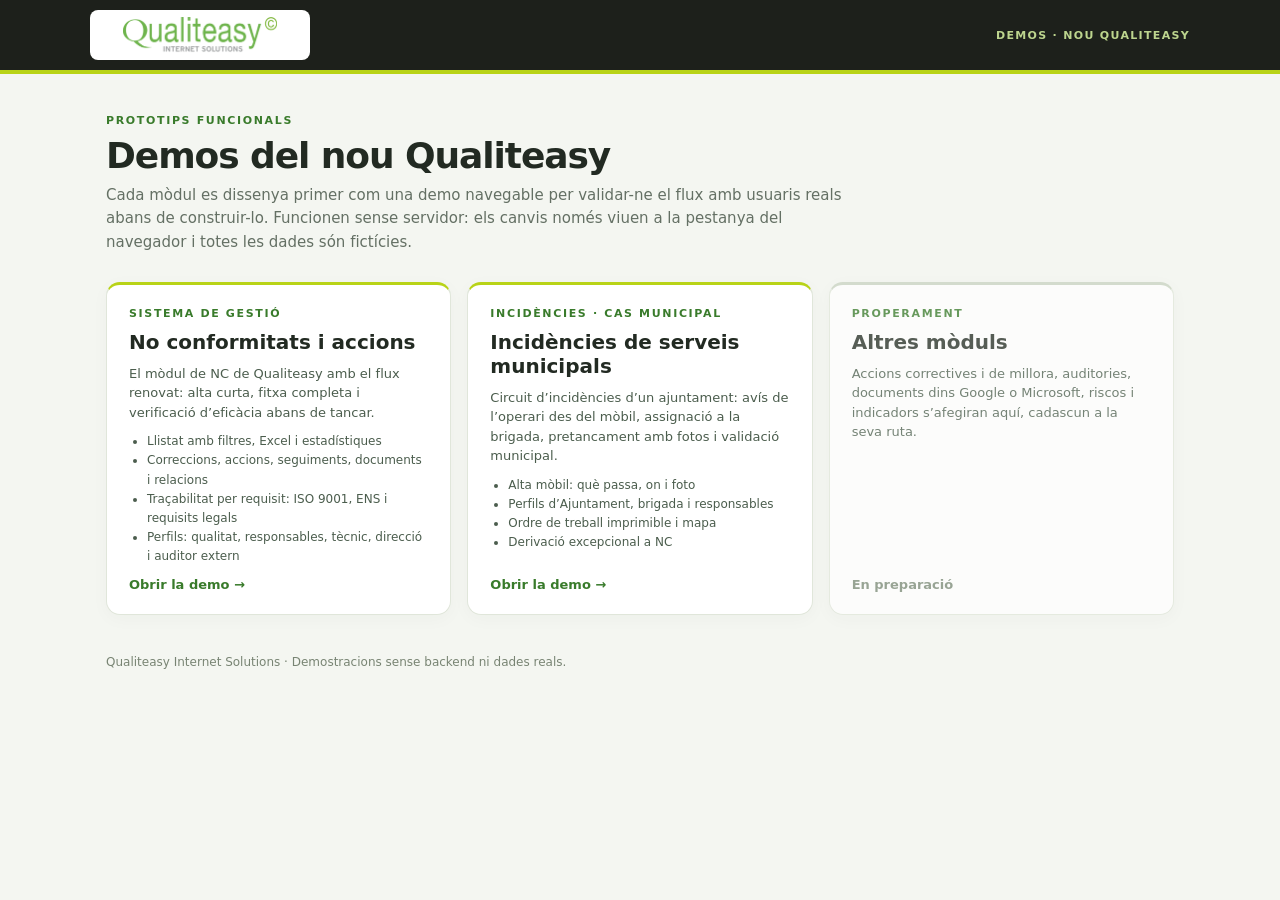
<file: index.html>
<!doctype html>
<html lang="ca"><head><meta charset="utf-8"><meta name="viewport" content="width=device-width,initial-scale=1"><meta name="theme-color" content="#1d201b"><title>Demos · Qualiteasy</title>
<style>
:root{font-family:Inter,system-ui,-apple-system,"Segoe UI",sans-serif;color:#222a22;background:#f4f6f1;--ink:#1d201b;--green:#397b2b;--lime:#b8d317;--line:#e0e6da;--muted:#647064}
*{box-sizing:border-box}body{margin:0;background:#f4f6f1}
header{background:var(--ink);border-bottom:4px solid var(--lime);padding:10px max(16px,calc((100vw - 1100px)/2));display:flex;align-items:center;justify-content:space-between;gap:16px}
.logo{display:flex;align-items:center;width:220px;height:50px;padding:7px 10px;background:#fff;border-radius:8px}.logo img{width:100%;height:100%;object-fit:contain}
.env{color:#bdd58e;font-size:11px;letter-spacing:.12em;font-weight:750}
main{max-width:1100px;margin:auto;padding:40px 16px}
.eyebrow{color:var(--green);font-size:11px;font-weight:800;letter-spacing:.15em}
h1{font-size:36px;letter-spacing:-.03em;margin:8px 0}
.intro{color:var(--muted);font-size:15px;line-height:1.55;max-width:760px;margin:0 0 28px}
.cards{display:grid;grid-template-columns:repeat(auto-fit,minmax(300px,1fr));gap:16px}
.card{background:white;border:1px solid var(--line);border-top:3px solid var(--lime);border-radius:14px;padding:22px;display:flex;flex-direction:column;gap:10px;text-decoration:none;color:inherit;box-shadow:0 4px 18px #20301b08}
.card:hover,.card:focus{border-color:#a8ca67;outline:none;box-shadow:0 6px 24px #20301b14}
.card h2{font-size:20px;margin:0}.card p{margin:0;font-size:13px;line-height:1.5;color:#4b5d4d}
.card ul{margin:0;padding-left:18px;font-size:12px;line-height:1.6;color:#4b5d4d}
.open{margin-top:auto;font-weight:750;color:var(--green);font-size:13px}
.soon{border-top-color:#c9d3c1;opacity:.75}.soon .open{color:#7a8976}
footer{max-width:1100px;margin:0 auto;padding:0 16px 32px;font-size:12px;color:#788473}
@media(max-width:520px){h1{font-size:28px}.logo{width:170px;height:42px}.env{font-size:9px}}
</style></head>
<body>
<header><span class="logo"><img src="./assets/qualiteasy-logo.png" alt="Qualiteasy"></span><span class="env">DEMOS · NOU QUALITEASY</span></header>
<main>
  <div class="eyebrow">PROTOTIPS FUNCIONALS</div>
  <h1>Demos del nou Qualiteasy</h1>
  <p class="intro">Cada mòdul es dissenya primer com una demo navegable per validar-ne el flux amb usuaris reals abans de construir-lo. Funcionen sense servidor: els canvis només viuen a la pestanya del navegador i totes les dades són fictícies.</p>
  <div class="cards">
    <a class="card" href="./no-conformitats/">
      <div class="eyebrow">SISTEMA DE GESTIÓ</div>
      <h2>No conformitats i accions</h2>
      <p>El mòdul de NC de Qualiteasy amb el flux renovat: alta curta, fitxa completa i verificació d’eficàcia abans de tancar.</p>
      <ul><li>Llistat amb filtres, Excel i estadístiques</li><li>Correccions, accions, seguiments, documents i relacions</li><li>Traçabilitat per requisit: ISO 9001, ENS i requisits legals</li><li>Perfils: qualitat, responsables, tècnic, direcció i auditor extern</li></ul>
      <span class="open">Obrir la demo →</span>
    </a>
    <a class="card" href="./incidents/">
      <div class="eyebrow">INCIDÈNCIES · CAS MUNICIPAL</div>
      <h2>Incidències de serveis municipals</h2>
      <p>Circuit d’incidències d’un ajuntament: avís de l’operari des del mòbil, assignació a la brigada, pretancament amb fotos i validació municipal.</p>
      <ul><li>Alta mòbil: què passa, on i foto</li><li>Perfils d’Ajuntament, brigada i responsables</li><li>Ordre de treball imprimible i mapa</li><li>Derivació excepcional a NC</li></ul>
      <span class="open">Obrir la demo →</span>
    </a>
    <div class="card soon">
      <div class="eyebrow">PROPERAMENT</div>
      <h2>Altres mòduls</h2>
      <p>Accions correctives i de millora, auditories, documents dins Google o Microsoft, riscos i indicadors s’afegiran aquí, cadascun a la seva ruta.</p>
      <span class="open">En preparació</span>
    </div>
  </div>
</main>
<footer>Qualiteasy Internet Solutions · Demostracions sense backend ni dades reals.</footer>
</body></html>
</file>
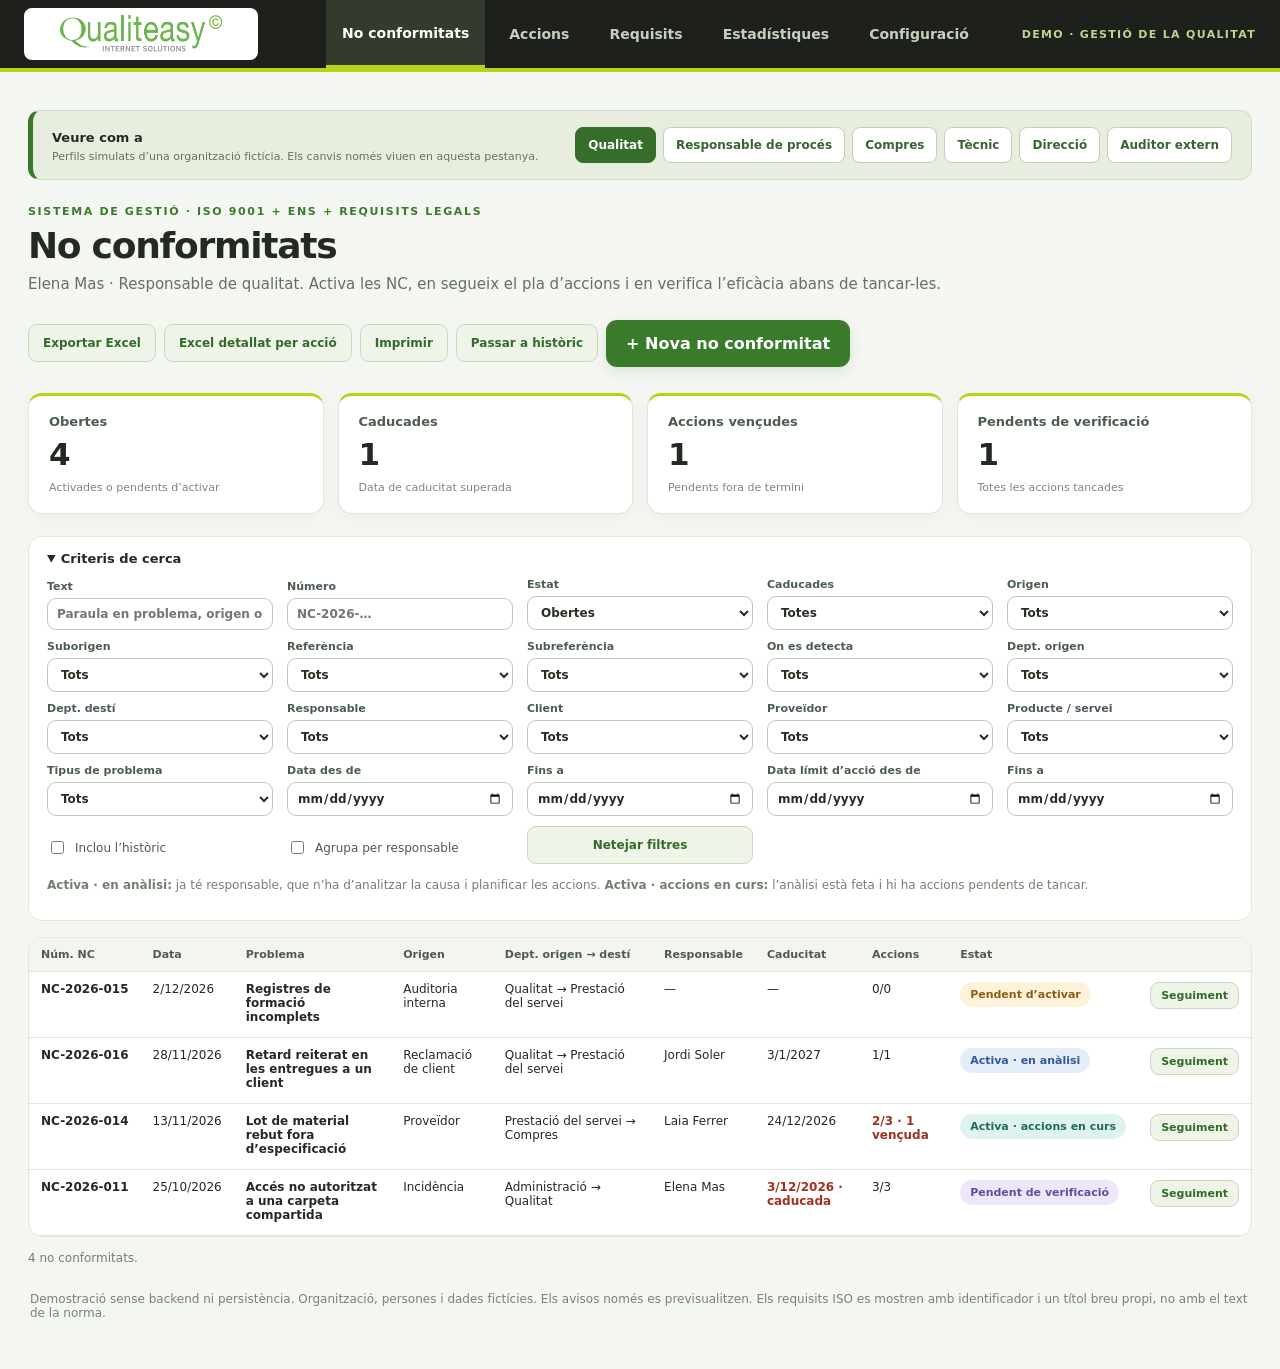
<file: no-conformitats/index.html>
<!doctype html>
<html lang="ca"><head><meta charset="utf-8"><meta name="viewport" content="width=device-width,initial-scale=1"><meta name="theme-color" content="#1d201b"><title>No conformitats · Qualiteasy</title><link rel="stylesheet" href="./base.css"><link rel="stylesheet" href="./qualitat.css"></head>
<body>
<header class="topbar"><a class="brand" href="./"><span class="brand-logo-wrap"><img class="brand-logo" src="./assets/qualiteasy-logo.png" alt="Qualiteasy"></span></a><nav id="nav"><button class="nav-link" type="button" data-go="list">No conformitats</button><button class="nav-link" type="button" data-go="actions">Accions</button><button class="nav-link" type="button" data-go="reqs">Requisits</button><button class="nav-link" type="button" data-go="stats">Estadístiques</button><button class="nav-link" type="button" data-go="config">Configuració</button></nav><span class="env">DEMO · GESTIÓ DE LA QUALITAT</span></header>
<main>
<section class="role-bar no-print" aria-label="Perfils de demostració"><div><strong>Veure com a</strong><p>Perfils simulats d’una organització fictícia. Els canvis només viuen en aquesta pestanya.</p></div><div class="role-switch" id="roles"></div></section>
<nav class="mobile-nav no-print" id="mobile-nav"></nav>

<section id="view-list" class="view">
  <section class="heading"><div><div class="eyebrow">SISTEMA DE GESTIÓ · ISO 9001 + ENS + REQUISITS LEGALS</div><h1>No conformitats</h1><p id="role-intro"></p></div>
    <div class="heading-actions no-print"><button class="secondary" type="button" id="export-csv">Exportar Excel</button><button class="secondary" type="button" id="export-detail">Excel detallat per acció</button><button class="secondary" type="button" data-print>Imprimir</button><button class="secondary" type="button" id="open-historic">Passar a històric</button><button class="primary" type="button" id="new-nc">+ Nova no conformitat</button></div></section>
  <section class="stats" aria-label="Resum"><div class="stat"><span>Obertes</span><strong id="count-open">—</strong><small>Activades o pendents d’activar</small></div><div class="stat"><span>Caducades</span><strong id="count-expired">—</strong><small>Data de caducitat superada</small></div><div class="stat"><span>Accions vençudes</span><strong id="count-overdue">—</strong><small>Pendents fora de termini</small></div><div class="stat"><span>Pendents de verificació</span><strong id="count-verify">—</strong><small>Totes les accions tancades</small></div></section>
  <details class="filters no-print" open><summary>Criteris de cerca</summary><form id="filters" class="filter-grid">
    <label>Text<input name="text" placeholder="Paraula en problema, origen o referència"></label>
    <label>Número<input name="number" placeholder="NC-2026-…"></label>
    <label>Estat<select name="state"><option value="open">Obertes</option><option value="">Totes</option><option value="registrada">Pendents d’activar</option><option value="activa">Actives (totes)</option><option value="analisi">Activa · en anàlisi</option><option value="accions">Activa · accions en curs</option><option value="verificacio">Pendents de verificació</option><option value="tancada">Tancades</option><option value="desestimada">Desestimades</option></select></label>
    <label>Caducades<select name="expired"><option value="">Totes</option><option value="yes">Només caducades</option><option value="no">No caducades</option></select></label>
    <label>Origen<select name="origin" data-cat="origins"></select></label>
    <label>Suborigen<select name="suborigin" data-cat="suborigins"></select></label>
    <label>Referència<select name="reference" data-cat="references"></select></label>
    <label>Subreferència<select name="subreference" data-cat="subreferences"></select></label>
    <label>On es detecta<select name="location" data-cat="locations"></select></label>
    <label>Dept. origen<select name="dept_origin" data-cat="departments"></select></label>
    <label>Dept. destí<select name="dept_target" data-cat="departments"></select></label>
    <label>Responsable<select name="owner_id" data-cat="people"></select></label>
    <label>Client<select name="client" data-cat="clients"></select></label>
    <label>Proveïdor<select name="supplier" data-cat="suppliers"></select></label>
    <label>Producte / servei<select name="product" data-cat="products"></select></label>
    <label>Tipus de problema<select name="phase" data-cat="phases"></select></label>
    <label>Data des de<input type="date" name="from"></label>
    <label>Fins a<input type="date" name="to"></label>
    <label>Data límit d’acció des de<input type="date" name="action_from"></label>
    <label>Fins a<input type="date" name="action_to"></label>
    <label class="check"><input type="checkbox" name="historic"> Inclou l’històric</label>
    <label class="check"><input type="checkbox" name="group"> Agrupa per responsable</label>
    <button class="secondary" type="reset">Netejar filtres</button>
  </form><p class="hint"><b>Activa · en anàlisi:</b> ja té responsable, que n’ha d’analitzar la causa i planificar les accions. <b>Activa · accions en curs:</b> l’anàlisi està feta i hi ha accions pendents de tancar.</p></details>
  <div class="table-wrap"><table class="grid" id="nc-table"><thead><tr><th>Núm. NC</th><th>Data</th><th>Problema</th><th>Origen</th><th>Dept. origen → destí</th><th>Responsable</th><th>Caducitat</th><th>Accions</th><th>Estat</th><th class="no-print"></th></tr></thead><tbody></tbody></table></div>
  <p class="hint" id="list-count"></p>
</section>

<section id="view-nc" class="view" hidden></section>

<section id="view-actions" class="view" hidden>
  <section class="heading"><div><div class="eyebrow">CORRECCIONS I ACCIONS</div><h1>Accions de les no conformitats</h1><p>Cada acció pertany a una NC. Per crear-ne una, obre la NC i prem «+ Acció»: hi tries si és una correcció immediata, una correctiva o una preventiva.</p></div><div class="heading-actions no-print"><button class="secondary" type="button" data-print>Imprimir</button></div></section>
  <form id="action-filters" class="filter-row no-print"><label>Text<input name="text" placeholder="NC, problema o acció"></label><label>Responsable<select name="owner" data-cat="people"></select></label><label>Tipus<select name="type" data-cat="actionTypes"></select></label><label>Data límit des de<input type="date" name="from"></label><label>Fins a<input type="date" name="to"></label><label class="check"><input type="checkbox" name="pending" checked> Només pendents</label><label class="check"><input type="checkbox" name="mine"> Només les meves</label><label class="check"><input type="checkbox" name="overdue"> Només vençudes</label><label class="check"><input type="checkbox" name="group"> Agrupa per responsable</label><button class="secondary" type="reset">Netejar filtres</button></form>
  <div class="table-wrap"><table class="grid" id="action-table"><thead><tr><th>NC</th><th>Ordre</th><th>Tipus</th><th>Acció</th><th>Responsables</th><th>Data límit</th><th>Tancament</th><th>Estat</th></tr></thead><tbody></tbody></table></div>
</section>

<section id="view-reqs" class="view" hidden>
  <section class="heading"><div><div class="eyebrow">TRAÇABILITAT</div><h1>Requisits i marcs</h1><p>Quines no conformitats afecten cada requisit d’ISO 9001, de l’ENS i legal.</p></div></section>
  <section class="workarea"><div class="left-panel"><div id="req-list" class="incident-list"></div></div><div class="detail-panel" id="req-detail"></div></section>
</section>

<section id="view-stats" class="view" hidden>
  <section class="heading"><div><div class="eyebrow">ESTADÍSTIQUES</div><h1>Estadístiques de no conformitats</h1><p>Resum per període. Equivalent a les estadístiques de Web35, amb indicadors d’eficàcia afegits.</p></div><div class="heading-actions no-print"><button class="secondary" type="button" id="stats-csv">Exportar Excel</button><button class="secondary" type="button" data-print>Imprimir</button><button class="primary" type="button" id="stats-rd">Afegir a la revisió per la direcció</button></div></section>
  <form id="stats-filters" class="filter-row no-print"><label>Des de<input type="date" name="from"></label><label>Fins a<input type="date" name="to"></label><label class="check"><input type="checkbox" name="historic" checked> Inclou l’històric</label></form>
  <section class="stats" id="stats-cards"></section>
  <div class="stats-grid" id="stats-tables"></div>
  <p class="hint" id="stats-status" role="status"></p>
</section>

<section id="view-config" class="view" hidden>
  <section class="heading"><div><div class="eyebrow">QUALITAT</div><h1>Configuració del mòdul</h1><p>Cada client configura el mòdul sense canviar el codi. Són els paràmetres que avui Web35 té a la configuració de cada instal·lació.</p></div></section>
  <form id="config-form" class="config-box"></form>
  <section class="config-box"><h3>Catàlegs configurables per client</h3><p class="hint">Dades de les taules laterals que fa servir el mòdul. La data de la dreta és la de baixa: a partir d’aquell dia el valor no surt a les altes ni a les edicions, però les NC que ja el tenen el conserven. Si un origen o una referència no té fills actius, el camp de suborigen o subreferència no surt a la fitxa. Les altes de valors es mantindran des del back-office.</p><div id="config-catalogs" class="config-catalogs"></div></section>
</section>

<footer>Demostració sense backend ni persistència. Organització, persones i dades fictícies. Els avisos només es previsualitzen. Els requisits ISO es mostren amb identificador i un títol breu propi, no amb el text de la norma.</footer>
</main>

<dialog id="new-dialog"><form id="new-form"><div class="dialog-head"><div><div class="eyebrow">ALTA</div><h2>Nova no conformitat</h2></div><button class="icon" type="button" data-close aria-label="Tanca">×</button></div><p class="dialog-intro">Només el que cal per registrar-la. Qualitat l’activarà i la fitxa es completarà després.</p><label for="new-title">Resum del problema</label><input id="new-title" required minlength="5" maxlength="150"><label for="new-description">Problema detectat</label><textarea id="new-description" required maxlength="2000" rows="3"></textarea><div class="form-grid"><div><label for="new-origin">Origen</label><select id="new-origin" required></select></div><div><label for="new-suborigin" id="new-suborigin-label">Suborigen</label><select id="new-suborigin"></select></div><div><label for="new-reference">Referència (opcional)</label><select id="new-reference"></select></div><div><label for="new-subreference">Subreferència (opcional)</label><select id="new-subreference"></select></div><div><label for="new-ref">Detall de l’origen (opcional)</label><input id="new-ref" maxlength="100" placeholder="Ex. Auditoria 2026 · troballa 4"></div><div><label for="new-process">Procés afectat (opcional)</label><select id="new-process"></select></div><div><label for="new-target">Departament destí</label><select id="new-target"></select></div><div><label for="new-date">Data de detecció</label><input id="new-date" type="date" required></div></div><fieldset class="req-picker"><legend>On es detecta</legend><div id="new-locations" class="check-cols"></div></fieldset><label for="new-cause" id="new-cause-label">Causa, si es coneix</label><textarea id="new-cause" maxlength="1000" rows="2"></textarea><label for="new-correction">Acció immediata ja feta (correcció, opcional)</label><textarea id="new-correction" maxlength="1000" rows="2" placeholder="Ex. Producte apartat i etiquetat"></textarea><label for="new-files">Fotos o documents (fins a 4)</label><input id="new-files" type="file" accept="image/jpeg,image/png,image/webp,application/pdf" multiple><button class="primary wide" type="submit">Registrar no conformitat</button><p role="status" aria-live="polite"></p></form></dialog>

<dialog id="edit-dialog"><form id="edit-form"><div class="dialog-head"><div><div class="eyebrow">FITXA</div><h2>Editar la no conformitat</h2></div><button class="icon" type="button" data-close aria-label="Tanca">×</button></div><div id="edit-fields"></div><button class="primary wide" type="submit">Desar la fitxa</button><p role="status" aria-live="polite"></p></form></dialog>

<dialog id="accept-dialog"><form id="accept-form"><div class="dialog-head"><div><div class="eyebrow">QUALITAT</div><h2>Activar o desestimar</h2></div><button class="icon" type="button" data-close aria-label="Tanca">×</button></div><p class="dialog-intro">En activar-la, la NC passa a ser responsabilitat d’algú, amb data de caducitat. Si no és una NC, desestima-la amb el motiu.</p><div class="form-grid"><div><label for="accept-owner">Responsable de la NC</label><select id="accept-owner"></select></div><div><label for="accept-due">Data de caducitat</label><input id="accept-due" type="date"></div><div><label for="accept-analysis">Anàlisi abans del</label><input id="accept-analysis" type="date"></div><div><label for="accept-verifier">Responsable de verificació</label><select id="accept-verifier"></select></div><div><label for="accept-closer">Responsable de tancament</label><select id="accept-closer"></select></div></div><fieldset class="req-picker"><legend>Requisits afectats</legend><div id="accept-reqs"></div></fieldset><label for="dismiss-reason">Motiu per desestimar (només si no és una NC)</label><textarea id="dismiss-reason" maxlength="1000" rows="2"></textarea><div class="dialog-actions"><button class="secondary" type="submit" value="dismiss">Desestimar</button><button class="primary" type="submit" value="accept">Activar i assignar</button></div><p role="status" aria-live="polite"></p></form></dialog>

<dialog id="analysis-dialog"><form id="analysis-form"><div class="dialog-head"><div><div class="eyebrow">ANÀLISI</div><h2>Causa i pla d’accions</h2></div><button class="icon" type="button" data-close aria-label="Tanca">×</button></div><p class="dialog-intro">Per què ha passat, si pot passar en altres llocs, i quines accions n’eliminen la causa.</p><label for="an-root">Causa</label><textarea id="an-root" required maxlength="2000" rows="3" placeholder="Per què ha passat? (els 5 perquès)"></textarea><div class="form-grid"><div><label for="an-cause">Causa primària (opcional)</label><select id="an-cause"></select></div><div><label for="an-verify">Verificar l’eficàcia al cap de</label><select id="an-verify"><option value="30">30 dies</option><option value="60" selected>60 dies</option><option value="90">90 dies</option></select></div></div><fieldset class="req-picker"><legend>Requisits afectats</legend><div id="an-reqs"></div></fieldset><h3 class="plan-title">Accions noves</h3><p class="hint" id="an-existing"></p><div id="an-actions"></div><button class="primary wide" type="submit">Desar l’anàlisi i activar les accions</button><p role="status" aria-live="polite"></p></form></dialog>

<dialog id="action-dialog"><form id="action-form"><div class="dialog-head"><div><div class="eyebrow">ACCIÓ</div><h2 id="action-title">Nova acció</h2></div><button class="icon" type="button" data-close aria-label="Tanca">×</button></div><div class="form-grid"><div><label for="act-type">Tipus</label><select id="act-type"></select></div><div><label for="act-order">Ordre</label><input id="act-order" type="number" min="1" max="99"></div></div><p class="hint" id="act-hint" hidden>Mentre la NC està pendent d’activar només s’hi poden registrar correccions immediates. Les accions correctives i preventives es planifiquen un cop activada.</p><label for="act-text">Acció</label><textarea id="act-text" required maxlength="1000" rows="3"></textarea><div class="form-grid"><div><label for="act-owner">Responsable</label><select id="act-owner"></select></div><div><label for="act-owner2">Segon responsable (opcional)</label><select id="act-owner2"></select></div><div><label for="act-due">Data límit</label><input id="act-due" type="date" required></div></div><button class="primary wide" type="submit">Desar l’acció</button><p role="status" aria-live="polite"></p></form></dialog>

<dialog id="followup-dialog"><form id="followup-form"><div class="dialog-head"><div><div class="eyebrow">SEGUIMENT</div><h2 id="followup-title">Nou seguiment</h2></div><button class="icon" type="button" data-close aria-label="Tanca">×</button></div><p class="dialog-intro" id="followup-target"></p><label for="followup-text">Seguiment</label><textarea id="followup-text" required maxlength="2000" rows="4"></textarea><label for="followup-files">Documents (fins a 3)</label><input id="followup-files" type="file" accept="image/jpeg,image/png,image/webp,application/pdf" multiple><label class="check" id="followup-done-label"><input type="checkbox" id="followup-done"> Tancar l’acció (tancament parcial de la NC)</label><button class="primary wide" type="submit">Desar el seguiment</button><p role="status" aria-live="polite"></p></form></dialog>

<dialog id="docs-dialog"><form id="docs-form"><div class="dialog-head"><div><div class="eyebrow">DOCUMENTS</div><h2>Afegir documents annexos</h2></div><button class="icon" type="button" data-close aria-label="Tanca">×</button></div><label for="docs-files">Fitxers (fins a 5)</label><input id="docs-files" type="file" required multiple><button class="primary wide" type="submit">Afegir</button><p role="status" aria-live="polite"></p></form></dialog>

<dialog id="link-dialog"><form id="link-form"><div class="dialog-head"><div><div class="eyebrow">RELACIONS</div><h2>Relacionar o crear un registre</h2></div><button class="icon" type="button" data-close aria-label="Tanca">×</button></div><p class="dialog-intro">Vincula la NC amb una acció correctiva/preventiva, una acció de millora, una incidència o una auditoria, o crea’n una de nova des d’aquí.</p><div class="segmented"><label><input type="radio" name="link-mode" value="existing" checked> Relacionar un registre existent</label><label><input type="radio" name="link-mode" value="create"> Crear-ne un de nou</label></div><label for="link-type">Tipus</label><select id="link-type"></select><div id="link-existing"><label for="link-ref">Registre</label><select id="link-ref"></select></div><div id="link-create" hidden><label for="link-new-title">Títol del registre nou</label><input id="link-new-title" maxlength="150"></div><button class="primary wide" type="submit">Desar la relació</button><p role="status" aria-live="polite"></p></form></dialog>

<dialog id="notify-dialog"><form id="notify-form"><div class="dialog-head"><div><div class="eyebrow">NOTIFICACIÓ</div><h2>Enviar notificació</h2></div><button class="icon" type="button" data-close aria-label="Tanca">×</button></div><fieldset class="req-picker"><legend>S’enviarà notificació a</legend><div id="notify-groups"></div></fieldset><label for="notify-external">Destinataris externs (opcional)</label><input id="notify-external" type="email" multiple maxlength="500" placeholder="proveidor@exemple.com, altre@exemple.com"><p class="hint">Proveïdors o externs sense usuari al Qualiteasy. Rebran el comunicat per correu, sense accés a l’aplicació.</p><label for="notify-subject">Assumpte</label><input id="notify-subject" maxlength="150"><label for="notify-message">Missatge</label><textarea id="notify-message" required maxlength="2000" rows="4"></textarea><button class="primary wide" type="submit">Enviar (previsualització)</button><p role="status" aria-live="polite"></p></form></dialog>

<dialog id="verify-dialog"><form id="verify-form"><div class="dialog-head"><div><div class="eyebrow">TANCAMENT</div><h2>Verificar l’eficàcia i tancar</h2></div><button class="icon" type="button" data-close aria-label="Tanca">×</button></div><p class="dialog-intro">Comprova que les accions han eliminat la causa: no s’ha repetit i l’evidència ho demostra. Si no, la NC torna a l’anàlisi.</p><label for="verify-notes">Observacions de la verificació</label><textarea id="verify-notes" required maxlength="2000" rows="3"></textarea><h3 class="plan-title">Tancament</h3><div class="form-grid"><div><label for="verify-date">Data de tancament</label><input id="verify-date" type="date"></div><div><label for="verify-keyword">Paraula clau (opcional)</label><select id="verify-keyword"></select></div></div><label for="verify-reason">Motiu de tancament</label><textarea id="verify-reason" maxlength="1000" rows="2"></textarea><h3 class="plan-title" id="verify-cost-title">Costos de la no qualitat</h3><div id="verify-cost"></div><div class="dialog-actions"><button class="secondary" type="submit" value="no">No eficaç: reobrir</button><button class="primary" type="submit" value="yes">Eficaç: tancar la NC</button></div><p role="status" aria-live="polite"></p></form></dialog>

<dialog id="historic-dialog"><form id="historic-form"><div class="dialog-head"><div><div class="eyebrow">QUALITAT</div><h2>Passar a històric</h2></div><button class="icon" type="button" data-close aria-label="Tanca">×</button></div><p class="dialog-intro">Pas massiu: totes les NC dels estats triats detectades abans de la data. Per passar-ne una sola, obre’n la fitxa i prem «Passar a històric». Surten dels llistats habituals, queden de només lectura i es poden consultar marcant «Inclou l’històric». Les NC obertes no es poden passar.</p><label for="historic-before">NC detectades abans de</label><input id="historic-before" type="date" required><fieldset class="req-picker"><legend>Estats</legend><label class="check"><input type="checkbox" value="tancada" checked> Tancades</label><label class="check"><input type="checkbox" value="desestimada" checked> Desestimades</label></fieldset><div class="dialog-actions"><button class="danger" type="submit" value="purge">Esborrar les històriques anteriors a la data</button><button class="primary" type="submit" value="move">Passar a històric</button></div><p role="status" aria-live="polite"></p></form></dialog>

<dialog id="delete-dialog"><form id="delete-form"><div class="dialog-head"><div><div class="eyebrow">ESBORRAR</div><h2>Esborrar la no conformitat</h2></div><button class="icon" type="button" data-close aria-label="Tanca">×</button></div><p class="dialog-intro">Només per a altes errònies sense accions ni seguiments. Si la NC ja s’ha treballat, desestima-la per conservar-ne la traça.</p><div class="dialog-actions"><button class="secondary" type="button" data-close>Cancel·lar</button><button class="danger" type="submit">Esborrar definitivament</button></div><p role="status" aria-live="polite"></p></form></dialog>

<script src="./store.js" defer></script><script src="./app.js" defer></script></body></html>
</file>
<file: no-conformitats/base.css>
:root{font-family:Inter,system-ui,-apple-system,"Segoe UI",sans-serif;color:#222a22;background:#f4f6f1;--ink:#1d201b;--green:#397b2b;--lime:#b8d317;--line:#e0e6da;--muted:#647064}*{box-sizing:border-box}body{margin:0}button,input,select,textarea{font:inherit}button{cursor:pointer}a{color:inherit}.topbar{height:72px;background:var(--ink);color:white;display:flex;align-items:center;gap:32px;padding:0 max(24px,calc((100vw - 1440px)/2));border-bottom:4px solid var(--lime)}.brand{text-decoration:none;display:flex;align-items:center;gap:10px;min-width:270px}.brand-mark{border:2px solid var(--lime);border-radius:10px;color:var(--lime);display:grid;place-items:center;font-weight:800;font-size:26px;width:40px;height:40px}.brand strong{display:block;font-size:18px;letter-spacing:.08em;font-weight:650}.brand small{display:block;font-size:9px;color:#b7d393;letter-spacing:.16em}.topbar nav{display:flex;gap:8px;align-self:stretch}.topbar nav a{display:flex;align-items:center;padding:0 18px;text-decoration:none;color:#c7d0bf;font-size:14px;font-weight:650}.topbar nav .current{color:white;background:#343a2d;border-bottom:3px solid var(--lime)}.env{margin-left:auto;color:#bdd58e;font-size:11px;letter-spacing:.12em;font-weight:750}main{max-width:1440px;margin:auto;padding:38px 28px 24px}.heading{display:flex;align-items:end;justify-content:space-between;gap:24px;margin-bottom:26px}.eyebrow{color:var(--green);font-size:11px;font-weight:800;letter-spacing:.15em}h1{font-size:36px;letter-spacing:-.035em;margin:7px 0 7px}.heading p{color:var(--muted);margin:0;font-size:15px;line-height:1.5}.primary{border:0;border-radius:11px;background:var(--green);color:white;padding:14px 20px;font-weight:750;box-shadow:0 4px 12px #2f742522}.primary:hover{background:#2d6422}.primary:disabled{opacity:.6;cursor:default}.stats{display:grid;grid-template-columns:repeat(4,1fr);gap:14px;margin-bottom:22px}.stat{background:white;border:1px solid var(--line);border-radius:14px;padding:18px 20px;box-shadow:0 4px 18px #20301b08;border-top:3px solid var(--lime)}.stat span{display:block;font-size:13px;color:#4b5d4d;font-weight:650}.stat strong{display:block;font-size:31px;line-height:1.15;margin:8px 0 4px}.stat small{font-size:11px;color:#7a8976}.workarea{display:grid;grid-template-columns:minmax(350px,470px) minmax(0,1fr);gap:18px;align-items:start}.left-panel,.detail-panel{background:white;border:1px solid var(--line);border-radius:17px;box-shadow:0 8px 26px #1a32180b;overflow:hidden;min-height:620px}.panel-title{padding:22px 22px 15px}.panel-title h2,.detail-panel h2{font-size:19px;margin:0 0 5px}.panel-title p{font-size:12px;color:var(--muted);margin:0}.tabs{display:flex;gap:6px;padding:0 18px 12px;border-bottom:1px solid var(--line)}.tab{border:0;background:transparent;padding:9px 12px;color:#667461;font-size:12px;font-weight:700;border-radius:8px}.tab.selected{background:#e7f0db;color:#28681e}.incident-list{max-height:750px;overflow:auto}.incident-card{width:100%;border:0;border-bottom:1px solid var(--line);display:grid;grid-template-columns:88px 1fr;gap:14px;padding:16px 19px;background:white;text-align:left}.incident-card:hover,.incident-card.selected{background:#f7faef}.incident-card.selected{box-shadow:inset 4px 0 var(--green)}.thumb{width:88px;height:79px;object-fit:cover;border-radius:9px;background:#eaf0e5}.thumb-placeholder{display:grid;place-items:center;color:#789374;font-size:22px}.incident-meta{display:flex;justify-content:space-between;gap:8px;color:#718070;font-size:11px;font-weight:700}.incident-title{display:block;font-size:14px;font-weight:760;line-height:1.32;margin:6px 0;max-height:38px;overflow:hidden}.incident-location{display:block;font-size:12px;color:#6b7a69;white-space:nowrap;overflow:hidden;text-overflow:ellipsis}.pill{display:inline-flex;align-items:center;border-radius:999px;background:#eaf0e5;color:#356b2b;font-size:11px;font-weight:760;padding:6px 10px}.pill.review{background:#fff2db;color:#8d5d12}.pill.work{background:#e5edf9;color:#325a98}.pill.validation{background:#ece7fa;color:#694b9d}.pill.closed{background:#e7ece7;color:#56655a}.pill.nc{background:#fbe9d9;color:#9a4e17}.loading,.empty{color:#72806f;padding:40px;text-align:center}.detail-head{padding:24px 26px 18px;display:flex;gap:15px;justify-content:space-between}.detail-head .eyebrow{margin-bottom:7px}.detail-head h2{font-size:23px;line-height:1.25;margin:0 0 8px}.detail-sub{color:#6f7c6d;font-size:12px}.detail-head .badge-stack{display:flex;flex-direction:column;gap:6px;align-items:flex-end;min-width:max-content}.hero-photo{width:100%;max-height:275px;object-fit:cover;display:block;cursor:zoom-in}.photo-box{position:relative;background:#e9eee5}.photo-box .synthetic-label{position:absolute;bottom:14px;left:16px;background:#1e241ecb;color:white;padding:8px 11px;border-radius:7px;font-size:11px;font-weight:700}.photo-empty{min-height:150px;display:grid;place-items:center;color:#70816c}.detail-body{padding:21px 26px 27px}.detail-grid{display:grid;grid-template-columns:1fr 1fr;gap:16px;margin-bottom:18px}.info{background:#f8faf5;border:1px solid var(--line);border-radius:10px;padding:13px}.info small{display:block;color:#788674;font-size:11px;margin-bottom:5px}.info strong{font-size:13px;line-height:1.35}.map-title{display:flex;justify-content:space-between;align-items:center;margin:20px 0 9px}.map-title h3{font-size:15px;margin:0}.map-title a{font-size:12px;color:var(--green);font-weight:700}.map-frame{width:100%;height:220px;border:1px solid var(--line);border-radius:10px}.map-empty{background:#f3f6ef;border:1px dashed #bdc9b4;border-radius:10px;padding:24px;color:#6c7b68;font-size:13px}.map-note{font-size:11px;color:#74816f;line-height:1.45;margin:7px 0 0}.actions{border-top:1px solid var(--line);margin-top:23px;padding-top:19px;display:flex;align-items:center;gap:12px;flex-wrap:wrap}.secondary{background:#eef4e8;color:#336b29;border:1px solid #c8d9bf;border-radius:9px;padding:11px 14px;font-size:12px;font-weight:750;text-decoration:none}.actions .explain{font-size:11px;line-height:1.4;color:#768172;flex:1;min-width:160px}footer{font-size:12px;color:#788473;margin:25px 2px}footer a{color:var(--green)}dialog{border:1px solid var(--line);border-radius:16px;padding:0;box-shadow:0 30px 90px #14200d55;max-width:520px;width:calc(100vw - 24px)}dialog::backdrop{background:#1520139e}dialog form{padding:26px}.dialog-head{display:flex;justify-content:space-between;align-items:start}.dialog-head h2{font-size:26px;margin:3px 0 0}.icon{border:0;background:#edf3e9;border-radius:8px;font-size:26px;width:35px;height:35px}.dialog-intro,.hint{color:#72816f;font-size:12px;line-height:1.5}label{display:block;font-size:13px;font-weight:730;margin:17px 0 7px}input:not([type=file]),select,textarea{width:100%;border:1px solid #bcc9b7;border-radius:9px;padding:11px;background:white;color:#253022}input:focus,select:focus,textarea:focus{outline:2px solid #a8ca67;border-color:#659450}.wide{width:100%;margin-top:22px}.suggestions{border:1px solid var(--line);border-radius:8px}.suggestions button{display:block;width:100%;background:white;border:0;border-bottom:1px solid var(--line);padding:10px;text-align:left;font-size:12px}.suggestions button:hover{background:#edf5e6}#form-status{min-height:18px;font-size:12px;color:#336b29}.photo-dialog{max-width:min(95vw,1300px);width:auto;background:#182017;color:white;padding:12px}.photo-dialog img{display:block;max-width:90vw;max-height:82vh;object-fit:contain}.photo-dialog p{font-size:12px;color:#d3ddc9}.photo-close{display:block;margin:0 0 9px auto;background:#344031;color:white;border:0;padding:7px 11px;border-radius:8px}@media(max-width:900px){.workarea{grid-template-columns:1fr}.left-panel,.detail-panel{min-height:0}.incident-list{max-height:440px}.stats{grid-template-columns:repeat(2,1fr)}.topbar{padding:0 18px}.brand{min-width:auto}.topbar nav{display:none}}@media(max-width:520px){main{padding:23px 14px}.heading{align-items:start;flex-direction:column}h1{font-size:29px}.stats{gap:8px}.stat{padding:13px}.stat strong{font-size:25px}.env{font-size:9px}.detail-head,.detail-body{padding-left:18px;padding-right:18px}.detail-grid{grid-template-columns:1fr}.brand strong{font-size:14px}.brand small{font-size:7px}}

.map-canvas{position:relative;width:100%;height:225px;overflow:hidden;border:1px solid var(--line);border-radius:10px;background:#e6eee3}.map-tile{position:absolute;width:256px;height:256px;max-width:none}.map-marker{position:absolute;left:50%;top:50%;width:20px;height:20px;background:#4d9b31;border:4px solid white;box-shadow:0 2px 8px #0009;border-radius:50%;transform:translate(-50%,-50%);z-index:2}.map-attribution{position:absolute;right:5px;bottom:4px;background:#ffffffe8;padding:2px 5px;border-radius:3px;font-size:10px;color:#263d24;z-index:3}

/* Flux municipal per perfils i ordres de treball de la demostració. */
.role-bar{display:flex;justify-content:space-between;align-items:center;gap:20px;background:#e7eee0;border:1px solid #cedfc4;border-left:5px solid var(--green);border-radius:12px;padding:16px 19px;margin-bottom:25px}.role-bar strong{font-size:13px}.role-bar p{margin:4px 0 0;font-size:11px;color:#62735e}.role-switch{display:flex;gap:7px;flex-wrap:wrap}.role-switch button{border:1px solid #bfd1b6;background:white;color:#376431;border-radius:8px;padding:10px 12px;font-size:12px;font-weight:700}.role-switch button.active{background:#356d2b;color:white;border-color:#356d2b}.flow-steps{display:grid;grid-template-columns:repeat(5,1fr);gap:8px;margin:-3px 0 22px}.flow-steps span{padding:11px 12px;background:#25352a;color:#e9f3df;border-radius:9px;font-size:11px;font-weight:700}.flow-steps span:last-child{background:#ecf3db;color:#42742a}.photo-strip{display:flex;gap:8px;padding:9px;overflow:auto;background:#f5f8f1}.photo-thumb{min-width:100px;max-width:145px;text-align:left;border:1px solid var(--line);background:white;border-radius:7px;padding:4px;font-size:10px;font-weight:700;color:#4d6548}.photo-thumb img{display:block;width:100%;height:60px;object-fit:cover;border-radius:4px;margin-bottom:3px}.workflow-section{border-top:1px solid var(--line);padding-top:19px;margin-top:20px}.workflow-section h3{font-size:14px;margin:0 0 12px;color:#2b5e2a}.workflow-section p{font-size:13px;line-height:1.45}.work-summary{display:grid;grid-template-columns:1fr 1fr;gap:11px}.work-summary .info:first-child{grid-column:1/-1}.attachment-list{margin:0;padding-left:18px;font-size:12px;line-height:1.7;color:#4d6049}.timeline-row{border-left:3px solid #bdd317;padding:0 0 16px 12px;margin-left:4px}.timeline-row strong{font-size:12px;display:block}.timeline-row span{font-size:10px;color:#748070}.timeline-row p{font-size:12px;margin:5px 0 0}.notification-row{border:1px solid #d9e4d3;background:#f7faf4;border-radius:8px;padding:10px 12px;margin-bottom:8px}.notification-row b{display:block;font-size:12px}.notification-row small{display:block;color:#ad5c1d;font-size:10px;font-weight:800;margin:3px 0}.notification-row p{margin:0;font-size:12px}.nc-linked{background:#fdf5e9;border:1px solid #efdcbd;border-radius:9px;padding:12px}.nc-linked strong{color:#8c541d}.nc-linked p{margin:7px 0 0}.form-grid{display:grid;grid-template-columns:1fr 1fr;gap:0 14px}.form-grid label{margin-top:14px}.form-grid input:disabled{background:#edf2e8;color:#586653}.dialog-actions{display:flex;justify-content:flex-end;gap:10px;margin-top:20px}.dialog-actions button{font-size:12px}.dialog-actions .primary{box-shadow:none}#assign-dialog,#preclose-dialog,#validate-dialog,#nc-dialog{max-width:680px;max-height:90vh;overflow:auto}dialog form>p[role=status]{min-height:18px;font-size:12px;color:#336b29}@media(max-width:1050px){.role-bar{align-items:flex-start;flex-direction:column}.flow-steps{grid-template-columns:repeat(3,1fr)}}@media(max-width:520px){.flow-steps{grid-template-columns:repeat(2,1fr)}.role-switch button{flex:1}.form-grid,.work-summary{grid-template-columns:1fr}.work-summary .info:first-child{grid-column:auto}.dialog-actions{flex-direction:column}.dialog-actions button{width:100%}}

/* Logotip corporatiu original, sense símbol ni lema recreats. */
.brand{min-width:270px}.brand-logo-wrap{display:flex;align-items:center;width:234px;height:52px;padding:7px 10px;background:#fff;border-radius:8px}.brand-logo{display:block;width:100%;height:100%;object-fit:contain}@media(max-width:520px){.brand{min-width:0}.brand-logo-wrap{width:190px;height:44px;padding:6px 8px}}
</file>
<file: no-conformitats/qualitat.css>
/* Afegits de la demo de qualitat sobre base.css (copiat de la demo d'Alella). */
.topbar nav .nav-link{display:flex;align-items:center;padding:0 16px;border:0;background:transparent;color:#c7d0bf;font-size:14px;font-weight:650}
.topbar nav .nav-link.current{color:white;background:#343a2d;border-bottom:3px solid var(--lime)}
.mobile-nav{display:none;gap:6px;flex-wrap:wrap;margin:-10px 0 20px}
.heading{flex-wrap:wrap}
.heading-actions{display:flex;gap:8px;flex-wrap:wrap;align-items:center}
.stats{grid-template-columns:repeat(auto-fit,minmax(180px,1fr))}
.pill{white-space:nowrap;line-height:1.2}
.pill.acting{background:#dff3ee;color:#1f6b5a}
.pill.overdue{background:#fbe1dd;color:#a3301f}
.pill.type-correccio{background:#fff2db;color:#8d5d12}.pill.type-correctiva{background:#e5edf9;color:#325a98}.pill.type-preventiva{background:#ece7fa;color:#694b9d}
.secondary.small,.danger.small{padding:6px 10px;font-size:11px}
.danger{background:#fbe9e6;color:#a3301f;border:1px solid #efc6be;border-radius:9px;padding:11px 14px;font-size:12px;font-weight:750}
.text-link{background:none;border:0;color:var(--green);font-weight:700;font-size:12px;padding:4px 0;cursor:pointer}
.mono{font-variant-numeric:tabular-nums;font-weight:700;white-space:nowrap}
.hint{color:#72816f;font-size:12px;line-height:1.5}

/* Filtres i taules */
.filters{background:white;border:1px solid var(--line);border-radius:14px;padding:14px 18px;margin-bottom:16px}
.filters summary{font-weight:750;font-size:13px;cursor:pointer}
.filter-grid{display:grid;grid-template-columns:repeat(auto-fill,minmax(190px,1fr));gap:10px 14px;margin-top:12px;align-items:end}
.filter-grid label,.filter-row label{display:flex;flex-direction:column;gap:5px;margin:0;font-size:11px;font-weight:700;color:#4b5d4d}
.filter-grid label.check,.filter-row label.check{flex-direction:row;align-items:center;font-size:12px}
.filter-grid input,.filter-grid select{padding:8px 9px;font-size:12px}
.filter-row{display:flex;gap:16px;flex-wrap:wrap;align-items:end;margin-bottom:14px}
.filter-row input,.filter-row select{padding:8px 9px;font-size:12px}
.table-wrap{background:white;border:1px solid var(--line);border-radius:14px;overflow:hidden}
table.grid{width:100%;border-collapse:collapse;font-size:12px}
table.grid th{text-align:left;background:#f3f6ef;color:#4b5d4d;font-size:11px;padding:10px 12px;border-bottom:1px solid var(--line);white-space:nowrap}
table.grid td{padding:10px 12px;border-bottom:1px solid var(--line);vertical-align:top}
table.grid tbody tr[tabindex]{cursor:pointer}
table.grid tbody tr[tabindex]:hover,table.grid tbody tr[tabindex]:focus{background:#f7faef;outline:none}
table.grid tr.group td{background:#25352a;color:#e9f3df;font-weight:750;font-size:12px}
table.grid tr.historic{color:#7a8676}
table.grid td b{display:block;margin-bottom:3px}
table.grid td.late{color:#a3301f;font-weight:700}
table.grid td.quick{text-align:right}

/* Fitxa */
.back{margin-bottom:10px}
.nc-head{display:flex;justify-content:space-between;gap:16px;align-items:start;margin-bottom:14px}
.nc-head h1{font-size:30px;margin:6px 0}
.badge-stack{display:flex;flex-direction:column;gap:6px;align-items:flex-end}
.toolbar{position:sticky;top:0;z-index:5;display:flex;flex-wrap:wrap;gap:10px 18px;background:#f4f6f1ee;backdrop-filter:blur(4px);padding:10px 0 12px;border-bottom:1px solid var(--line);margin-bottom:18px}
.tool-group{display:flex;gap:6px;align-items:center;flex-wrap:wrap}
.tool-label{font-size:10px;font-weight:800;letter-spacing:.12em;color:#7a8976;text-transform:uppercase;margin-right:2px}
.toolbar .primary{padding:10px 14px;font-size:12px;box-shadow:none}
.nc-layout{display:grid;grid-template-columns:minmax(0,1fr) 300px;gap:18px;align-items:start}
.nc-main{background:white;border:1px solid var(--line);border-radius:16px;padding:6px 22px 22px}
.nc-main .workflow-section:first-child{border-top:0}
.nc-side{display:flex;flex-direction:column;gap:12px;position:sticky;top:70px}
.side-box{background:white;border:1px solid var(--line);border-radius:14px;padding:14px;display:flex;flex-direction:column;gap:8px}
.side-box>small{font-size:10px;font-weight:800;letter-spacing:.12em;color:var(--green)}
.side-box.step{border-left:4px solid var(--green)}.side-box.step p{margin:0;font-size:13px;line-height:1.45}
.side-box.readonly{background:#eef3fb;border-color:#c9d7ef;color:#325a98;font-size:12px}
.detail-grid.three{grid-template-columns:repeat(3,1fr)}
.sub-title{font-size:13px;margin:16px 0 8px;color:#2b5e2a}
.req-chips{display:flex;flex-wrap:wrap;gap:8px}
.req-chip{display:flex;flex-direction:column;gap:2px;border:1px solid var(--line);border-left:4px solid var(--green);border-radius:8px;padding:8px 11px;background:#f8faf5;font-size:12px}
.req-chip b{font-size:11px;color:#356b2b}
.req-chip.ens{border-left-color:#325a98}.req-chip.ens b{color:#325a98}
.req-chip.legal{border-left-color:#9a4e17}.req-chip.legal b{color:#9a4e17}
.action-row{border:1px solid var(--line);border-radius:10px;padding:12px 14px;margin-bottom:10px;background:white}
.action-row.highlight{border-color:#8fb86a;box-shadow:0 0 0 3px #e3efcf}
.action-head{display:flex;justify-content:space-between;align-items:center;gap:10px;font-size:12px}
.action-tags{display:flex;gap:8px;align-items:center}
.action-row>p{font-size:13px;margin:8px 0 4px}
.action-row>small{display:block;color:var(--muted);font-size:11px;margin-bottom:8px}
.row-actions{display:flex;gap:6px;flex-wrap:wrap;margin-top:8px}
.followup{border-left:3px solid #bdd317;padding:4px 0 6px 10px;margin:6px 0}
.followup span{font-size:10px;color:#748070}
.followup p{font-size:12px;margin:3px 0}
.file{display:inline-block;font-size:12px;color:var(--green);margin-right:10px}
.doc-list,.link-group{display:flex;flex-direction:column;gap:6px}
.link-group{margin-bottom:12px}.link-group>b{font-size:12px;color:#4b5d4d}
.doc-row{display:flex;gap:10px;align-items:center;flex-wrap:wrap;font-size:12px;padding:6px 10px;background:#f8faf5;border:1px solid var(--line);border-radius:8px}
.doc-row small{color:#748070}
.doc-row .text-link{margin-left:auto}
.verify-box{border-radius:9px;padding:11px 13px;font-size:12px;line-height:1.45;margin:8px 0}
.verify-box.ok{background:#e9f4df;border:1px solid #c8dfb6}
.verify-box.failed{background:#fbefe9;border:1px solid #efcfbf}
.error-box{background:#fbe9e6;color:#a3301f;border:1px solid #efc6be;border-radius:9px;padding:10px 12px;font-size:12px}
.linked-list .incident-card{border:1px solid var(--line);border-radius:9px;margin-bottom:8px;grid-template-columns:1fr}
.incident-card{grid-template-columns:56px 1fr}
.code-thumb{width:56px;height:56px;font-size:11px;font-weight:800;color:#9a4e17;background:#fdf1e3}

/* Diàlegs */
#edit-dialog,#accept-dialog,#analysis-dialog,#action-dialog,#followup-dialog,#verify-dialog,#new-dialog,#link-dialog,#notify-dialog,#docs-dialog,#historic-dialog,#delete-dialog{max-width:820px;max-height:92vh;overflow:auto}
dialog form>p[role=status]{min-height:18px;font-size:12px;color:#a3301f}
.edit-block,.req-picker{border:1px solid var(--line);border-radius:10px;padding:6px 14px 12px;margin:16px 0 0}
.edit-block legend,.req-picker legend{font-size:13px;font-weight:730;padding:0 6px}
.form-grid .span-all{grid-column:1/-1}
.cost-grid{grid-template-columns:repeat(3,1fr)}
.req-group{margin-top:8px}.req-group>b{font-size:12px;color:#356b2b}
label.check{display:flex;align-items:center;gap:8px;font-weight:500;font-size:12px;margin:7px 0}
label.check input{width:auto}
.segmented{display:flex;gap:16px;flex-wrap:wrap;margin-top:10px}.segmented label{display:flex;gap:6px;align-items:center;font-weight:600;font-size:12px;margin:0}.segmented input{width:auto}
.plan-title{font-size:14px;margin:20px 0 4px}
.plan-row{display:grid;grid-template-columns:120px 1fr 190px 140px;gap:8px;margin-top:8px}

/* Estadístiques */
.stats-grid{display:grid;grid-template-columns:repeat(auto-fit,minmax(330px,1fr));gap:14px}
.stats-table{background:white;border:1px solid var(--line);border-radius:14px;padding:14px}
.stats-table h3{font-size:14px;margin:0 0 10px}
table.compact td,table.compact th{padding:7px 8px}
table.compact td.num{text-align:right;font-variant-numeric:tabular-nums;width:56px}
table.compact td.name{position:relative}
.bar{display:block;height:4px;background:var(--lime);border-radius:2px;margin-top:4px}

@media(max-width:1100px){.nc-layout{grid-template-columns:1fr}.nc-side{position:static}.detail-grid.three{grid-template-columns:repeat(2,1fr)}}
@media(max-width:900px){.mobile-nav{display:flex}}
@media(max-width:760px){
  table.grid:not(.compact) thead{display:none}
  table.grid:not(.compact),table.grid:not(.compact) tbody,table.grid:not(.compact) tr,table.grid:not(.compact) td{display:block;width:100%}
  table.grid:not(.compact) tbody tr{border-bottom:6px solid #f4f6f1;padding:6px 0}
  table.grid:not(.compact) td{border:0;padding:4px 14px;display:flex;gap:10px}
  table.grid:not(.compact) td::before{content:attr(data-label);min-width:96px;color:#7a8976;font-size:11px;font-weight:700}
  table.grid:not(.compact) td.quick{justify-content:flex-start}
  table.grid tr.group td::before{content:none}
  .plan-row{grid-template-columns:1fr 1fr;padding-bottom:10px;border-bottom:1px solid var(--line)}.plan-row input:not([type=date]){grid-column:1/-1}
  .cost-grid{grid-template-columns:1fr 1fr}
  .nc-head{flex-direction:column}.badge-stack{flex-direction:row;flex-wrap:wrap}
  .detail-grid.three{grid-template-columns:1fr 1fr}.detail-grid.three .info{padding:9px}
  .toolbar{position:static}
}
@media print{
  .no-print,.topbar,.role-bar,.mobile-nav,footer,dialog{display:none!important}
  body,main{background:white}main{padding:0}
  .nc-layout{grid-template-columns:1fr}.nc-side{position:static}
  .nc-main,.side-box,.table-wrap,.stats-table{border-color:#ccc;box-shadow:none}
  .workflow-section{break-inside:avoid}
}
.check-cols{display:grid;grid-template-columns:repeat(auto-fill,minmax(200px,1fr));gap:0 12px}
.config-box{background:white;border:1px solid var(--line);border-radius:14px;padding:16px 20px;margin-bottom:16px}.config-box h3{margin:0 0 8px;font-size:15px}
.config-catalogs{display:grid;grid-template-columns:repeat(auto-fill,minmax(340px,1fr));gap:12px}
.config-sub{margin-top:18px!important}.number-grid{grid-template-columns:2fr 1fr 1fr;max-width:640px}
.cat-list{list-style:none;margin:0;padding:0;font-size:12px}
.cat-row{display:flex;justify-content:space-between;align-items:center;gap:10px;padding:3px 0}.cat-row.sub{padding-left:16px}.cat-row.off span{text-decoration:line-through;color:#8a9586}
.cat-row input{width:126px;flex:none;padding:3px 6px;font-size:11px}
</file>
